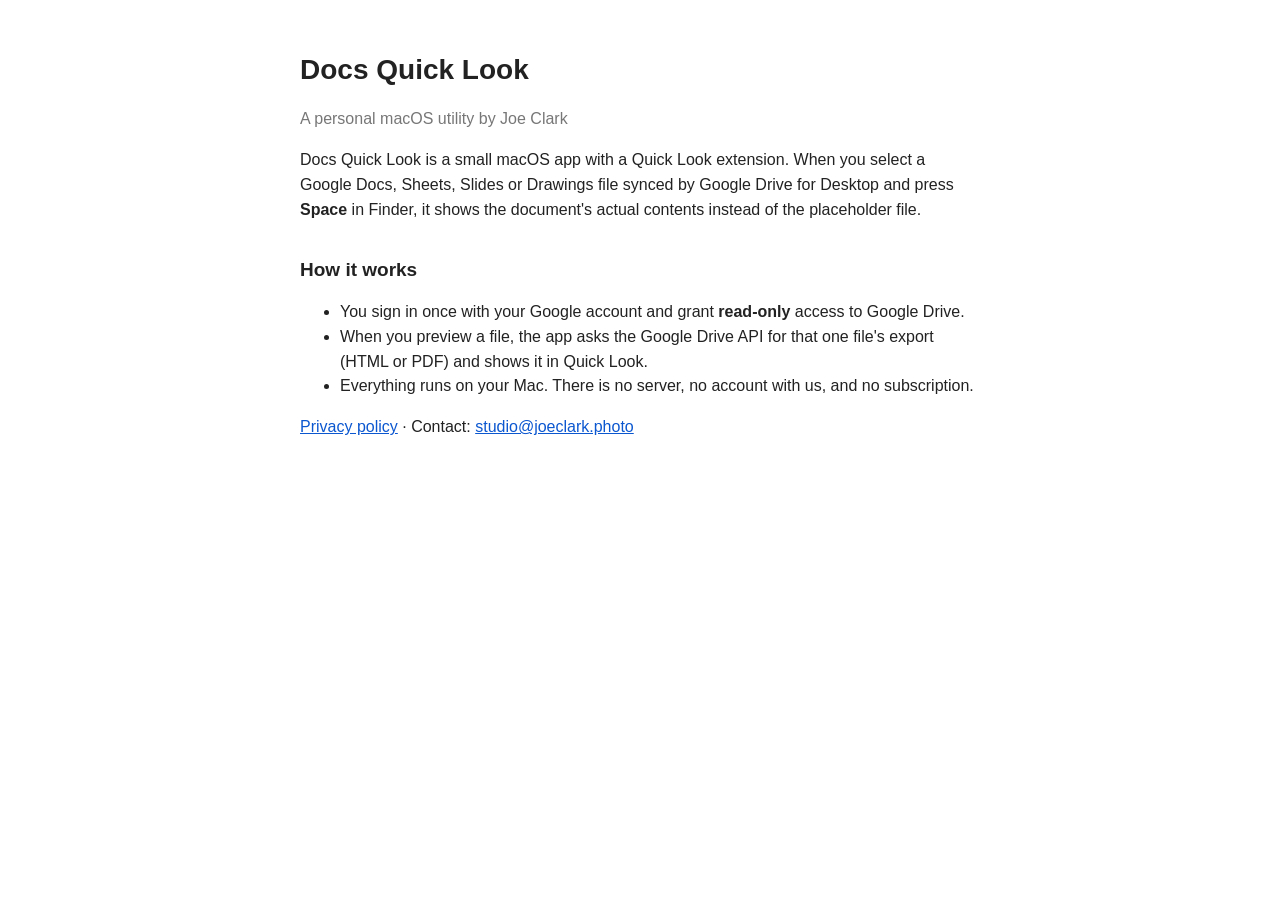
<file: deploy/apps-site/www/docs-quick-look/index.html>
<!DOCTYPE html>
<html lang="en"><head><meta charset="utf-8"><meta name="viewport" content="width=device-width,initial-scale=1">
<title>Docs Quick Look</title><link rel="stylesheet" href="style.css"></head>
<body>
<h1>Docs Quick Look</h1>
<p class="muted">A personal macOS utility by Joe Clark</p>
<p>Docs Quick Look is a small macOS app with a Quick Look extension. When you select a Google Docs, Sheets, Slides or Drawings file synced by Google Drive for Desktop and press <b>Space</b> in Finder, it shows the document's actual contents instead of the placeholder file.</p>
<h2>How it works</h2>
<ul>
<li>You sign in once with your Google account and grant <b>read-only</b> access to Google Drive.</li>
<li>When you preview a file, the app asks the Google Drive API for that one file's export (HTML or PDF) and shows it in Quick Look.</li>
<li>Everything runs on your Mac. There is no server, no account with us, and no subscription.</li>
</ul>
<p><a href="privacy.html">Privacy policy</a> · Contact: <a href="mailto:studio@joeclark.photo">studio@joeclark.photo</a></p>
</body></html>
</file>
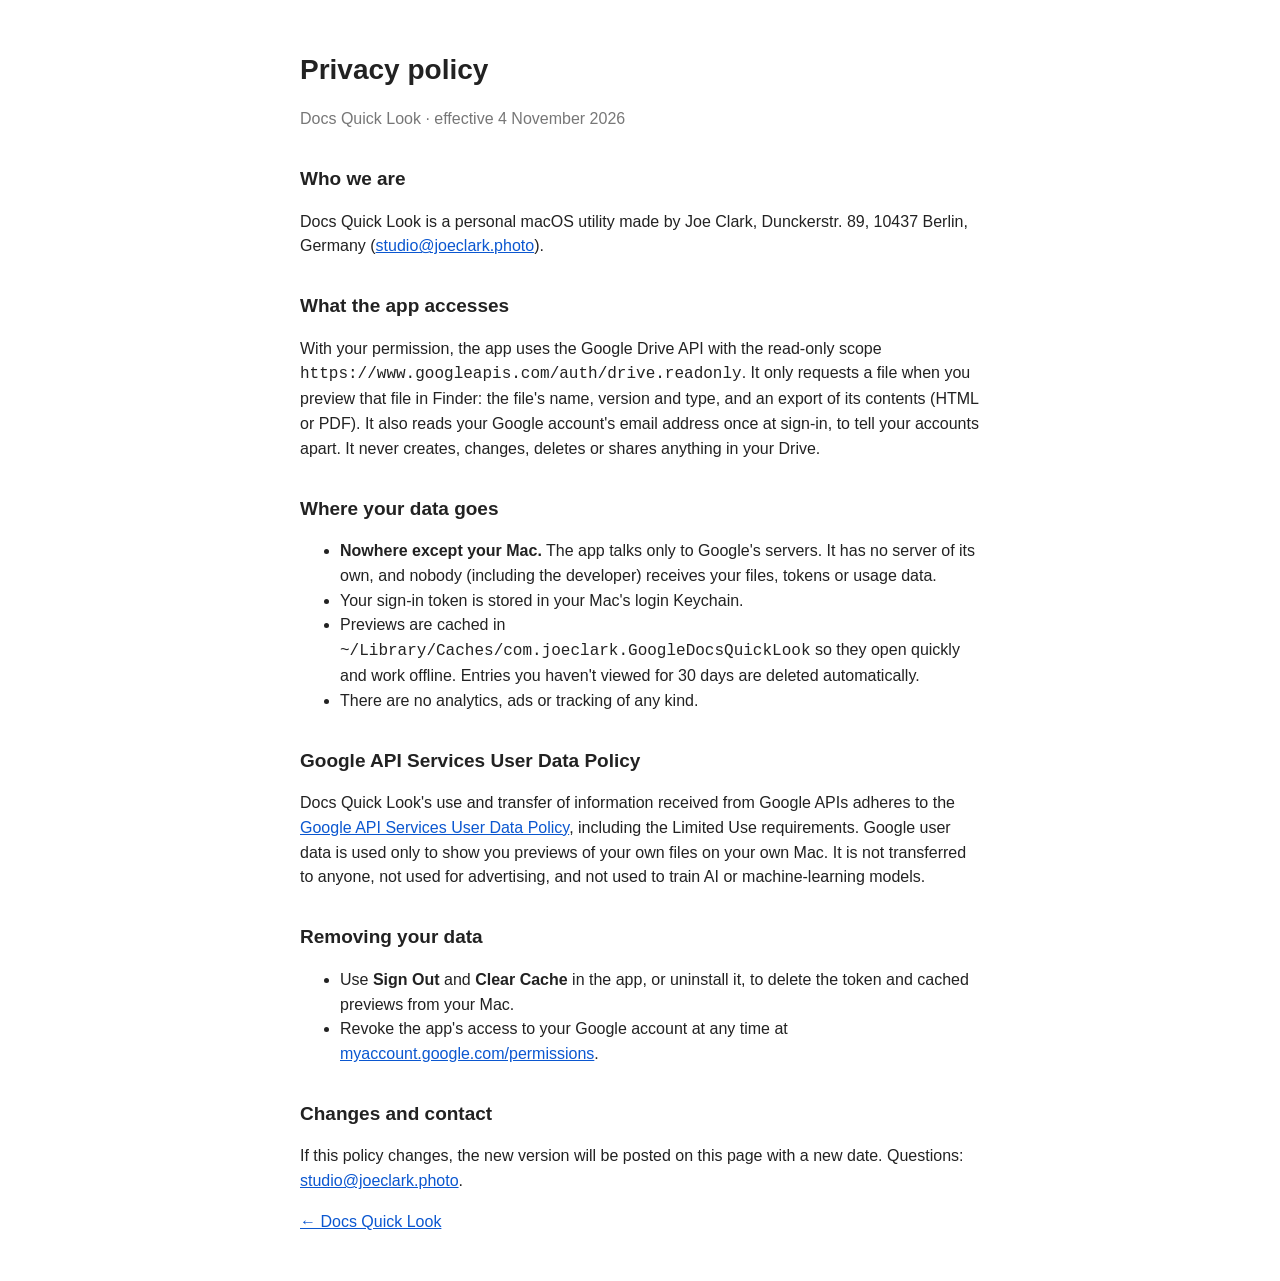
<file: deploy/apps-site/www/docs-quick-look/privacy.html>
<!DOCTYPE html>
<html lang="en"><head><meta charset="utf-8"><meta name="viewport" content="width=device-width,initial-scale=1">
<title>Docs Quick Look – Privacy policy</title><link rel="stylesheet" href="style.css"></head>
<body>
<h1>Privacy policy</h1>
<p class="muted">Docs Quick Look · effective 4 November 2026</p>

<h2>Who we are</h2>
<p>Docs Quick Look is a personal macOS utility made by Joe Clark, Dunckerstr. 89, 10437 Berlin, Germany (<a href="mailto:studio@joeclark.photo">studio@joeclark.photo</a>).</p>

<h2>What the app accesses</h2>
<p>With your permission, the app uses the Google Drive API with the read-only scope <code>https://www.googleapis.com/auth/drive.readonly</code>. It only requests a file when you preview that file in Finder: the file's name, version and type, and an export of its contents (HTML or PDF). It also reads your Google account's email address once at sign-in, to tell your accounts apart. It never creates, changes, deletes or shares anything in your Drive.</p>

<h2>Where your data goes</h2>
<ul>
<li><b>Nowhere except your Mac.</b> The app talks only to Google's servers. It has no server of its own, and nobody (including the developer) receives your files, tokens or usage data.</li>
<li>Your sign-in token is stored in your Mac's login Keychain.</li>
<li>Previews are cached in <code>~/Library/Caches/com.joeclark.GoogleDocsQuickLook</code> so they open quickly and work offline. Entries you haven't viewed for 30 days are deleted automatically.</li>
<li>There are no analytics, ads or tracking of any kind.</li>
</ul>

<h2>Google API Services User Data Policy</h2>
<p>Docs Quick Look's use and transfer of information received from Google APIs adheres to the <a href="https://developers.google.com/terms/api-services-user-data-policy">Google API Services User Data Policy</a>, including the Limited Use requirements. Google user data is used only to show you previews of your own files on your own Mac. It is not transferred to anyone, not used for advertising, and not used to train AI or machine-learning models.</p>

<h2>Removing your data</h2>
<ul>
<li>Use <b>Sign Out</b> and <b>Clear Cache</b> in the app, or uninstall it, to delete the token and cached previews from your Mac.</li>
<li>Revoke the app's access to your Google account at any time at <a href="https://myaccount.google.com/permissions">myaccount.google.com/permissions</a>.</li>
</ul>

<h2>Changes and contact</h2>
<p>If this policy changes, the new version will be posted on this page with a new date. Questions: <a href="mailto:studio@joeclark.photo">studio@joeclark.photo</a>.</p>
<p><a href="index.html">← Docs Quick Look</a></p>
</body></html>
</file>
<file: deploy/apps-site/www/docs-quick-look/style.css>
body{font:16px/1.55 -apple-system,BlinkMacSystemFont,"Helvetica Neue",Arial,sans-serif;color:#222;max-width:680px;margin:48px auto;padding:0 20px}
h1{font-size:28px;margin-bottom:4px} h2{font-size:19px;margin-top:32px} a{color:#0b57d0} small,.muted{color:#777}
@media (prefers-color-scheme:dark){body{background:#161616;color:#ddd}a{color:#8ab4f8}}
</file>
